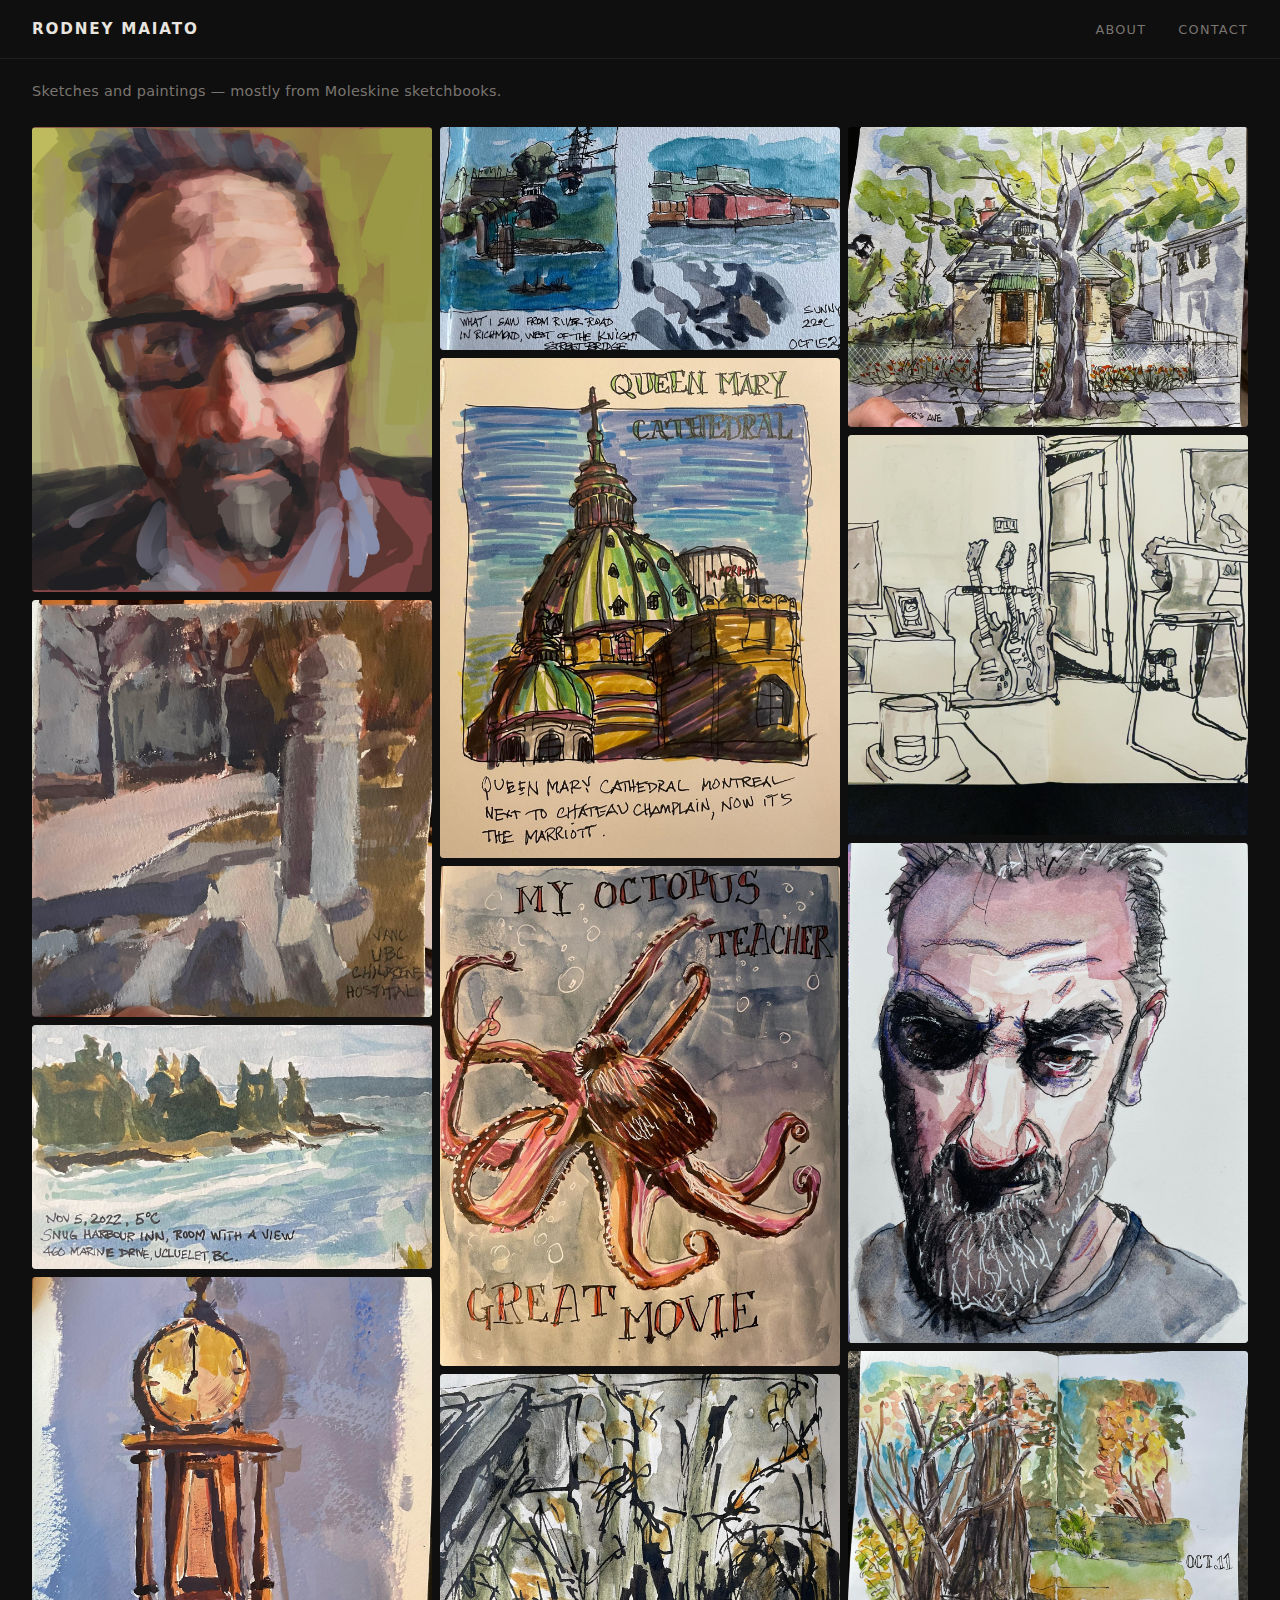
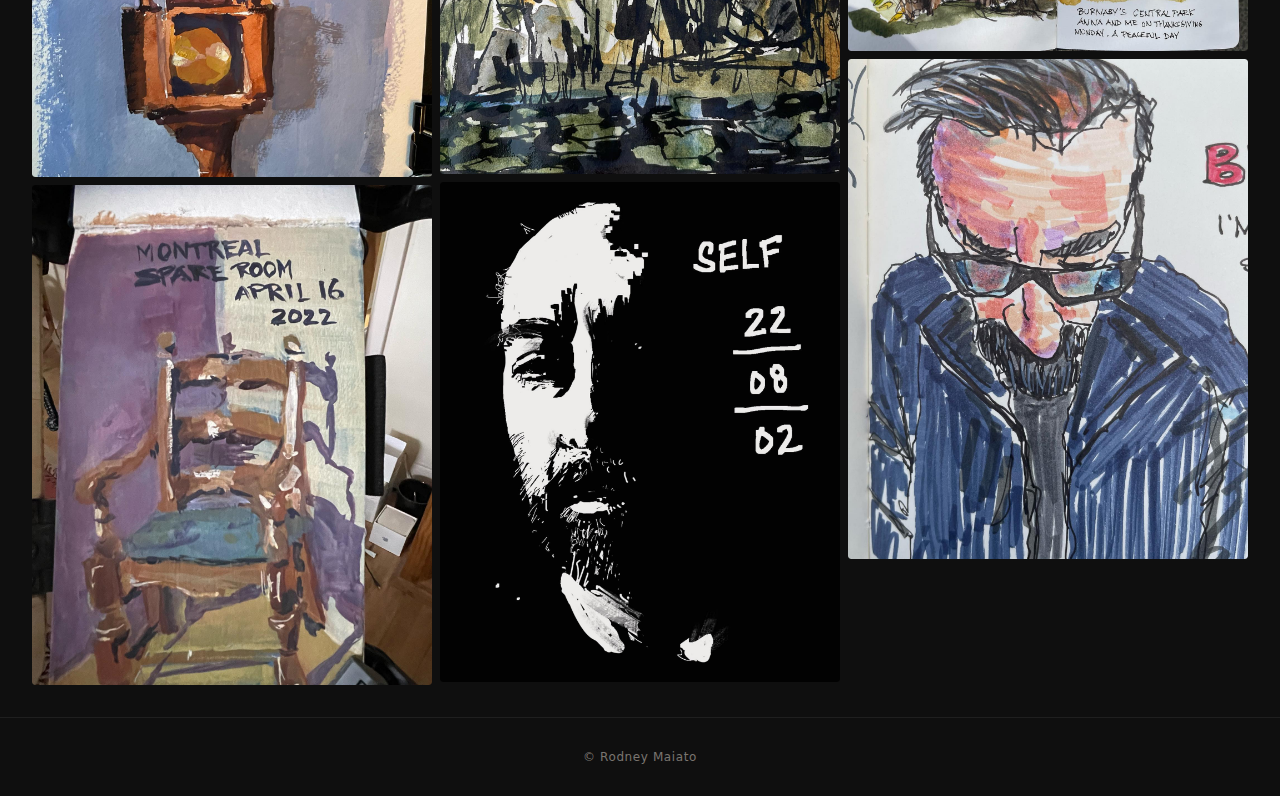
<file: index.html>
<!DOCTYPE html>
<html lang="en">

<head>
  <meta charset="UTF-8">
  <meta name="viewport" content="width=device-width, initial-scale=1.0">
  <meta name="description" content="Rodney Maiato — Sketches and paintings from Moleskine sketchbooks">
  <title>Rodney Maiato</title>
  <link rel="icon" type="image/svg+xml" href="favicon.svg">

  <!-- Open Graph -->
  <meta property="og:title" content="Rodney Maiato">
  <meta property="og:description" content="Sketches and paintings from Moleskine sketchbooks.">
  <meta property="og:image" content="https://rodneymaiato.art/static/img/self-portrait-28032024.JPG">
  <meta property="og:url" content="https://rodneymaiato.art">
  <meta property="og:type" content="website">
  <meta name="twitter:card" content="summary_large_image">

  <link rel="stylesheet" href="style.css">
</head>

<body>

  <header class="site-header">
    <a class="site-name" href="index.html">Rodney Maiato</a>
    <nav class="site-nav">
      <a href="about.html">About</a>
      <a href="contact.html">Contact</a>
    </nav>
  </header>

  <div class="intro">
    <p>Sketches and paintings — mostly from Moleskine sketchbooks.</p>
  </div>

  <main>
    <div class="gallery">

      <button class="gallery-item" onclick="openWork('procreate-portrait')">
        <img src="static/img/self-portrait-28032024.JPG" alt="Self Portrait Practice With Procreate" loading="lazy">
        <div class="item-overlay">
          <span class="item-title">Self Portrait Practice With Procreate</span>
          <span class="item-tags">self-portrait · procreate · digital art</span>
        </div>
      </button>

      <button class="gallery-item" onclick="openWork('lamppost')">
        <img src="static/img/lamp_post.jpeg" alt="Lamppost in Gouache" loading="lazy">
        <div class="item-overlay">
          <span class="item-title">Lamppost in Gouache</span>
          <span class="item-tags">gouache · plein air</span>
        </div>
      </button>

      <button class="gallery-item" onclick="openWork('ucluelet')">
        <img src="static/img/202211_4.jpg" alt="Painting in Ucluelet" loading="lazy">
        <div class="item-overlay">
          <span class="item-title">Painting in Ucluelet</span>
          <span class="item-tags">plein air · watercolour · gouache</span>
        </div>
      </button>

      <button class="gallery-item" onclick="openWork('clock')">
        <img src="static/img/202211_7.jpg" alt="80 Year Old Clock Still Works" loading="lazy">
        <div class="item-overlay">
          <span class="item-title">80 Year Old Clock Still Works</span>
          <span class="item-tags">gouache · moleskine sketchbook</span>
        </div>
      </button>

      <button class="gallery-item" onclick="openWork('chair')">
        <img src="static/img/202204_2.jpg" alt="Gouache Painting of a Chair" loading="lazy">
        <div class="item-overlay">
          <span class="item-title">Gouache Painting of a Chair</span>
          <span class="item-tags">gouache</span>
        </div>
      </button>

      <button class="gallery-item" onclick="openWork('river-road')">
        <img src="static/img/202210_1.jpg" alt="Sketching During River Road Bike Ride" loading="lazy">
        <div class="item-overlay">
          <span class="item-title">Sketching During River Road Bike Ride</span>
          <span class="item-tags">watercolour · pen and ink</span>
        </div>
      </button>

      <button class="gallery-item" onclick="openWork('cathedral')">
        <img src="static/img/202111_2.jpg" alt="The Queen Mary Cathedral in Montreal" loading="lazy">
        <div class="item-overlay">
          <span class="item-title">The Queen Mary Cathedral in Montreal</span>
          <span class="item-tags">ink · markers</span>
        </div>
      </button>

      <button class="gallery-item" onclick="openWork('octopus')">
        <img src="static/img/202111_4.jpg" alt="My Octopus Teacher" loading="lazy">
        <div class="item-overlay">
          <span class="item-title">My Octopus Teacher</span>
          <span class="item-tags">ink and watercolor</span>
        </div>
      </button>

      <button class="gallery-item" onclick="openWork('deer-lake')">
        <img src="static/img/202111_1.jpg" alt="Deer Lake Quiet Stream" loading="lazy">
        <div class="item-overlay">
          <span class="item-title">Deer Lake Quiet Stream</span>
          <span class="item-tags">pen and ink</span>
        </div>
      </button>

      <button class="gallery-item" onclick="openWork('monochrome-portrait')">
        <img src="static/img/202208_1.jpg" alt="Monochrome Self Portrait" loading="lazy">
        <div class="item-overlay">
          <span class="item-title">Monochrome Self Portrait</span>
          <span class="item-tags">digital art · self-portrait · procreate</span>
        </div>
      </button>

      <button class="gallery-item" onclick="openWork('parc-extension')">
        <img src="static/img/202107_5.jpg" alt="Parc Extension Where I Grew Up" loading="lazy">
        <div class="item-overlay">
          <span class="item-title">Parc Extension Where I Grew Up</span>
          <span class="item-tags">ink and watercolor</span>
        </div>
      </button>

      <button class="gallery-item" onclick="openWork('early-morning')">
        <img src="static/img/202106_5.jpg" alt="Early Morning Sketching" loading="lazy">
        <div class="item-overlay">
          <span class="item-title">Early Morning Sketching</span>
          <span class="item-tags">ink and wash</span>
        </div>
      </button>

      <button class="gallery-item" onclick="openWork('dark-portrait')">
        <img src="static/img/202105_26.jpg" alt="Dark Self Portrait" loading="lazy">
        <div class="item-overlay">
          <span class="item-title">Dark Self Portrait</span>
          <span class="item-tags">ink and watercolor · self-portrait</span>
        </div>
      </button>

      <button class="gallery-item" onclick="openWork('central-park')">
        <img src="static/img/202110_6.jpg" alt="Central Park Burnaby Autumn" loading="lazy">
        <div class="item-overlay">
          <span class="item-title">Central Park Burnaby Autumn</span>
          <span class="item-tags">ink and watercolor</span>
        </div>
      </button>

      <button class="gallery-item" onclick="openWork('lessons-portraits')">
        <img src="static/img/202109_14.jpg" alt="Lessons From Self Portraits" loading="lazy">
        <div class="item-overlay">
          <span class="item-title">Lessons From Self Portraits</span>
          <span class="item-tags">self-portrait · ink · markers</span>
        </div>
      </button>

    </div>
  </main>


  <!-- ── Lightbox dialogs ── -->

  <dialog id="procreate-portrait">
    <div class="dialog-header">
      <button class="dialog-close" aria-label="Close">&#x2715;</button>
    </div>
    <div class="dialog-scroll">
      <img src="static/img/self-portrait-28032024.JPG" alt="Self Portrait Practice With Procreate"
        class="dialog-main-img">
      <div class="dialog-meta">
        <h2>Self Portrait Practice With Procreate</h2>
        <p class="dialog-tags">self-portrait · procreate · digital art</p>
        <div class="dialog-text">
          <p>Getting better with every practice session!</p>
          <p>When I kick back on the couch post-work, it's a no-brainer to grab my iPad, fire up Procreate, slap on a
            reference photo, and just roll with it.</p>
          <p>Procreate's got some cool perks, like flipping your work around in a flash and checking it out in grayscale
            real quick.</p>
          <p>I'm all about painting over mistakes instead of hitting that undo button — it's all part of the journey,
            right?</p>
          <p>Here's the same image in grayscale.</p>
        </div>
        <img src="static/img/self-portrait-monochrome.jpg" alt="Self-portrait in grayscale" class="dialog-extra-img">
      </div>
    </div>
  </dialog>

  <dialog id="lamppost">
    <div class="dialog-header">
      <button class="dialog-close" aria-label="Close">&#x2715;</button>
    </div>
    <div class="dialog-scroll">
      <img src="static/img/lamp_post.jpeg" alt="Lamppost in Gouache" class="dialog-main-img">
      <div class="dialog-meta">
        <h2>Lamppost in Gouache</h2>
        <p class="dialog-tags">gouache · plein air</p>
        <div class="dialog-text">
          <p>This sketch in gouache was done on a sunny day but it looks like a night painting. I guess this is what
            happens when you lay off painting for a few months.</p>
          <p>The colors are too dark and too cold.</p>
          <p>I will return to this spot and try again. I'll make sure to take a photo for comparison later on.</p>
        </div>
      </div>
    </div>
  </dialog>

  <dialog id="ucluelet">
    <div class="dialog-header">
      <button class="dialog-close" aria-label="Close">&#x2715;</button>
    </div>
    <div class="dialog-scroll">
      <img src="static/img/202211_4.jpg" alt="Painting in Ucluelet" class="dialog-main-img">
      <div class="dialog-meta">
        <h2>Painting in Ucluelet</h2>
        <p class="dialog-tags">plein air · watercolour · gouache</p>
        <div class="dialog-text">
          <p>Here's what I saw from our room with a view.</p>
          <p>This is the furthest west that I've ever been. By far, one of the most beautiful places that I've ever seen
            in Canada.</p>
          <p>Next time I go back, I'll make sure to paint more.</p>
          <p>Below is the right side of the landscape Moleskine watercolour sketchbook in a 8.25&Prime; &times; 5&Prime;
            size.</p>
        </div>
        <img src="static/img/202211_3.jpg" alt="Ucluelet landscape sketch" class="dialog-extra-img">
        <img src="static/img/202211_1.jpg" alt="Ferry sketch" class="dialog-extra-img">
      </div>
    </div>
  </dialog>

  <dialog id="clock">
    <div class="dialog-header">
      <button class="dialog-close" aria-label="Close">&#x2715;</button>
    </div>
    <div class="dialog-scroll">
      <img src="static/img/202211_7.jpg" alt="80 Year Old Clock Still Works" class="dialog-main-img">
      <div class="dialog-meta">
        <h2>80 Year Old Clock Still Works</h2>
        <p class="dialog-tags">gouache · moleskine sketchbook</p>
        <div class="dialog-text">
          <p>This clock is over 80 years old. My step dad acquired it in the 1980s.</p>
          <p>I doubt an Apple watch could last 80 years.</p>
          <p>Below is the actual clock, and converted to grayscale to better analyze values. It's not too bad, but
            another sketch in gouache is another lesson learned.</p>
        </div>
        <img src="static/img/202211_6.jpg" alt="The actual clock" class="dialog-extra-img">
        <img src="static/img/202211_5.jpg" alt="Clock in grayscale" class="dialog-extra-img">
      </div>
    </div>
  </dialog>

  <dialog id="chair">
    <div class="dialog-header">
      <button class="dialog-close" aria-label="Close">&#x2715;</button>
    </div>
    <div class="dialog-scroll">
      <img src="static/img/202204_2.jpg" alt="Gouache Painting of a Chair" class="dialog-main-img">
      <div class="dialog-meta">
        <h2>Gouache Painting of a Chair</h2>
        <p class="dialog-tags">gouache</p>
        <div class="dialog-text">
          <p>I painted this chair a year ago today.</p>
          <p>I bought this chair for $30 about 30 years ago from the Delta hotel in Montreal when they were liquidating
            old furniture. I reupholstered the seat and it's still a great chair that's made of solid wood.</p>
        </div>
      </div>
    </div>
  </dialog>

  <dialog id="river-road">
    <div class="dialog-header">
      <button class="dialog-close" aria-label="Close">&#x2715;</button>
    </div>
    <div class="dialog-scroll">
      <img src="static/img/202210_1.jpg" alt="Sketching During River Road Bike Ride" class="dialog-main-img">
      <div class="dialog-meta">
        <h2>Sketching During River Road Bike Ride</h2>
        <p class="dialog-tags">watercolour · pen and ink</p>
        <div class="dialog-text">
          <p>I went on a bike ride with my wife on a beautiful sunny Saturday afternoon and I decided to take a
            sketchbook and watercolour palette box.</p>
        </div>
      </div>
    </div>
  </dialog>

  <dialog id="cathedral">
    <div class="dialog-header">
      <button class="dialog-close" aria-label="Close">&#x2715;</button>
    </div>
    <div class="dialog-scroll">
      <img src="static/img/202111_2.jpg" alt="The Queen Mary Cathedral in Montreal" class="dialog-main-img">
      <div class="dialog-meta">
        <h2>The Queen Mary Cathedral in Montreal</h2>
        <p class="dialog-tags">ink · markers</p>
        <div class="dialog-text">
          <p>Done with Faber Castell Pitt Artist Pens and fountain pen in a Rhodia notebook.</p>
        </div>
      </div>
    </div>
  </dialog>

  <dialog id="octopus">
    <div class="dialog-header">
      <button class="dialog-close" aria-label="Close">&#x2715;</button>
    </div>
    <div class="dialog-scroll">
      <img src="static/img/202111_4.jpg" alt="My Octopus Teacher" class="dialog-main-img">
      <div class="dialog-meta">
        <h2>My Octopus Teacher</h2>
        <p class="dialog-tags">ink and watercolor</p>
      </div>
    </div>
  </dialog>

  <dialog id="deer-lake">
    <div class="dialog-header">
      <button class="dialog-close" aria-label="Close">&#x2715;</button>
    </div>
    <div class="dialog-scroll">
      <img src="static/img/202111_1.jpg" alt="Deer Lake Quiet Stream" class="dialog-main-img">
      <div class="dialog-meta">
        <h2>Deer Lake Quiet Stream</h2>
        <p class="dialog-tags">pen and ink</p>
      </div>
    </div>
  </dialog>

  <dialog id="monochrome-portrait">
    <div class="dialog-header">
      <button class="dialog-close" aria-label="Close">&#x2715;</button>
    </div>
    <div class="dialog-scroll">
      <img src="static/img/202208_1.jpg" alt="Monochrome Self Portrait" class="dialog-main-img">
      <div class="dialog-meta">
        <h2>Monochrome Self Portrait</h2>
        <p class="dialog-tags">digital art · self-portrait · procreate</p>
      </div>
    </div>
  </dialog>

  <dialog id="parc-extension">
    <div class="dialog-header">
      <button class="dialog-close" aria-label="Close">&#x2715;</button>
    </div>
    <div class="dialog-scroll">
      <img src="static/img/202107_5.jpg" alt="Parc Extension Where I Grew Up" class="dialog-main-img">
      <div class="dialog-meta">
        <h2>Parc Extension Where I Grew Up</h2>
        <p class="dialog-tags">ink and watercolor</p>
      </div>
    </div>
  </dialog>

  <dialog id="early-morning">
    <div class="dialog-header">
      <button class="dialog-close" aria-label="Close">&#x2715;</button>
    </div>
    <div class="dialog-scroll">
      <img src="static/img/202106_5.jpg" alt="Early Morning Sketching" class="dialog-main-img">
      <div class="dialog-meta">
        <h2>Early Morning Sketching</h2>
        <p class="dialog-tags">ink and wash</p>
        <div class="dialog-text">
          <p>Sometimes I'll sketch the same view repeatedly.</p>
          <p>It helps you see new details with every sketch.</p>
        </div>
      </div>
    </div>
  </dialog>

  <dialog id="dark-portrait">
    <div class="dialog-header">
      <button class="dialog-close" aria-label="Close">&#x2715;</button>
    </div>
    <div class="dialog-scroll">
      <img src="static/img/202105_26.jpg" alt="Dark Self Portrait" class="dialog-main-img">
      <div class="dialog-meta">
        <h2>Dark Self Portrait</h2>
        <p class="dialog-tags">ink and watercolor · self-portrait</p>
        <div class="dialog-text">
          <p>Self portrait created with mixed media.</p>
        </div>
      </div>
    </div>
  </dialog>

  <dialog id="central-park">
    <div class="dialog-header">
      <button class="dialog-close" aria-label="Close">&#x2715;</button>
    </div>
    <div class="dialog-scroll">
      <img src="static/img/202110_6.jpg" alt="Central Park Burnaby Autumn" class="dialog-main-img">
      <div class="dialog-meta">
        <h2>Central Park Burnaby Autumn</h2>
        <p class="dialog-tags">ink and watercolor</p>
      </div>
    </div>
  </dialog>

  <dialog id="lessons-portraits">
    <div class="dialog-header">
      <button class="dialog-close" aria-label="Close">&#x2715;</button>
    </div>
    <div class="dialog-scroll">
      <img src="static/img/202109_14.jpg" alt="Lessons From Self Portraits" class="dialog-main-img">
      <div class="dialog-meta">
        <h2>Lessons From Self Portraits</h2>
        <p class="dialog-tags">self-portrait · ink · markers</p>
      </div>
    </div>
  </dialog>


  <footer>
    <p>&copy; Rodney Maiato</p>
  </footer>

  <script>
    function openWork(id) {
      document.getElementById(id).showModal();
    }

    document.querySelectorAll('dialog').forEach(dialog => {
      // Close when clicking the backdrop (outside the dialog box)
      dialog.addEventListener('click', e => {
        if (e.target === dialog) dialog.close();
      });
      // Close button
      const btn = dialog.querySelector('.dialog-close');
      if (btn) btn.addEventListener('click', () => dialog.close());
    });
  </script>

</body>

</html>
</file>
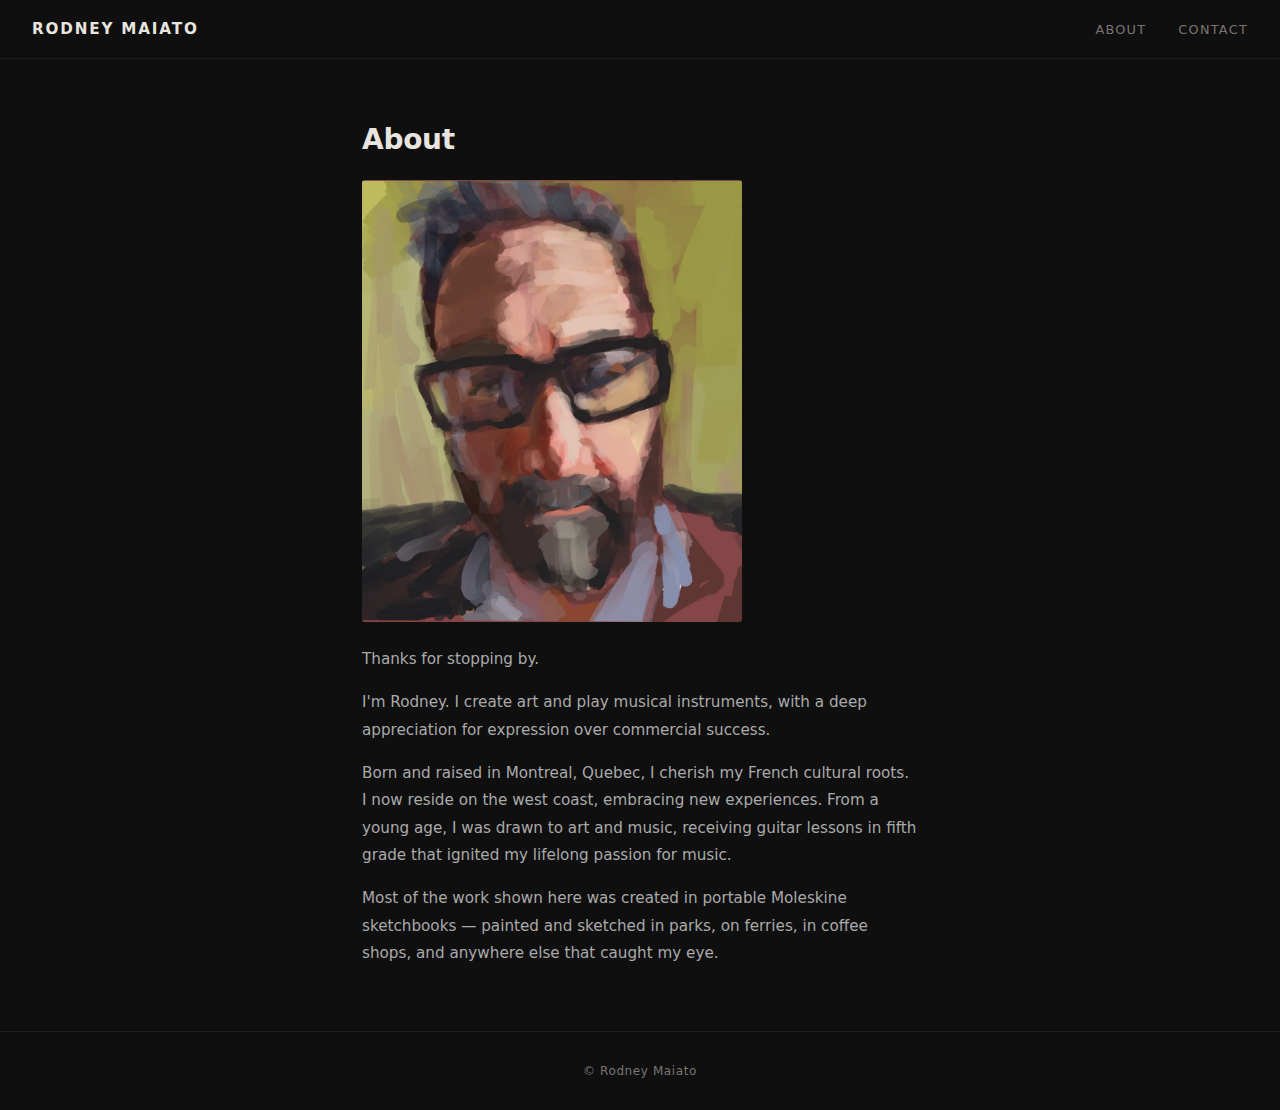
<file: about.html>
<!DOCTYPE html>
<html lang="en">
<head>
  <meta charset="UTF-8">
  <meta name="viewport" content="width=device-width, initial-scale=1.0">
  <meta name="description" content="About Rodney Maiato — artist and musician based on the west coast of Canada">
  <title>About — Rodney Maiato</title>
  <link rel="icon" type="image/svg+xml" href="favicon.svg">

  <!-- Open Graph -->
  <meta property="og:title" content="About — Rodney Maiato">
  <meta property="og:description" content="Artist and musician based on the west coast of Canada.">
  <meta property="og:image" content="https://rodneymaiato.art/static/img/self-portrait-28032024.JPG">
  <meta property="og:url" content="https://rodneymaiato.art/about.html">
  <meta property="og:type" content="website">
  <meta name="twitter:card" content="summary_large_image">

  <link rel="stylesheet" href="style.css">
</head>
<body>

<header class="site-header">
  <a class="site-name" href="index.html">Rodney Maiato</a>
  <nav class="site-nav">
    <a href="about.html">About</a>
    <a href="contact.html">Contact</a>
  </nav>
</header>

<main>
  <div class="about-wrap">
    <h1>About</h1>

    <img src="static/img/webp/self-portrait-28032024.webp" alt="Rodney Maiato — self-portrait" class="about-portrait" width="602" height="700">

    <p>Thanks for stopping by.</p>

    <p>I'm Rodney. I create art and play musical instruments, with a deep appreciation for expression over commercial success.</p>

    <p>Born and raised in Montreal, Quebec, I cherish my French cultural roots. I now reside on the west coast, embracing new experiences. From a young age, I was drawn to art and music, receiving guitar lessons in fifth grade that ignited my lifelong passion for music.</p>

    <p>Most of the work shown here was created in portable Moleskine sketchbooks — painted and sketched in parks, on ferries, in coffee shops, and anywhere else that caught my eye.</p>
  </div>
</main>

<footer>
  <p>&copy; Rodney Maiato</p>
</footer>

</body>
</html>
</file>
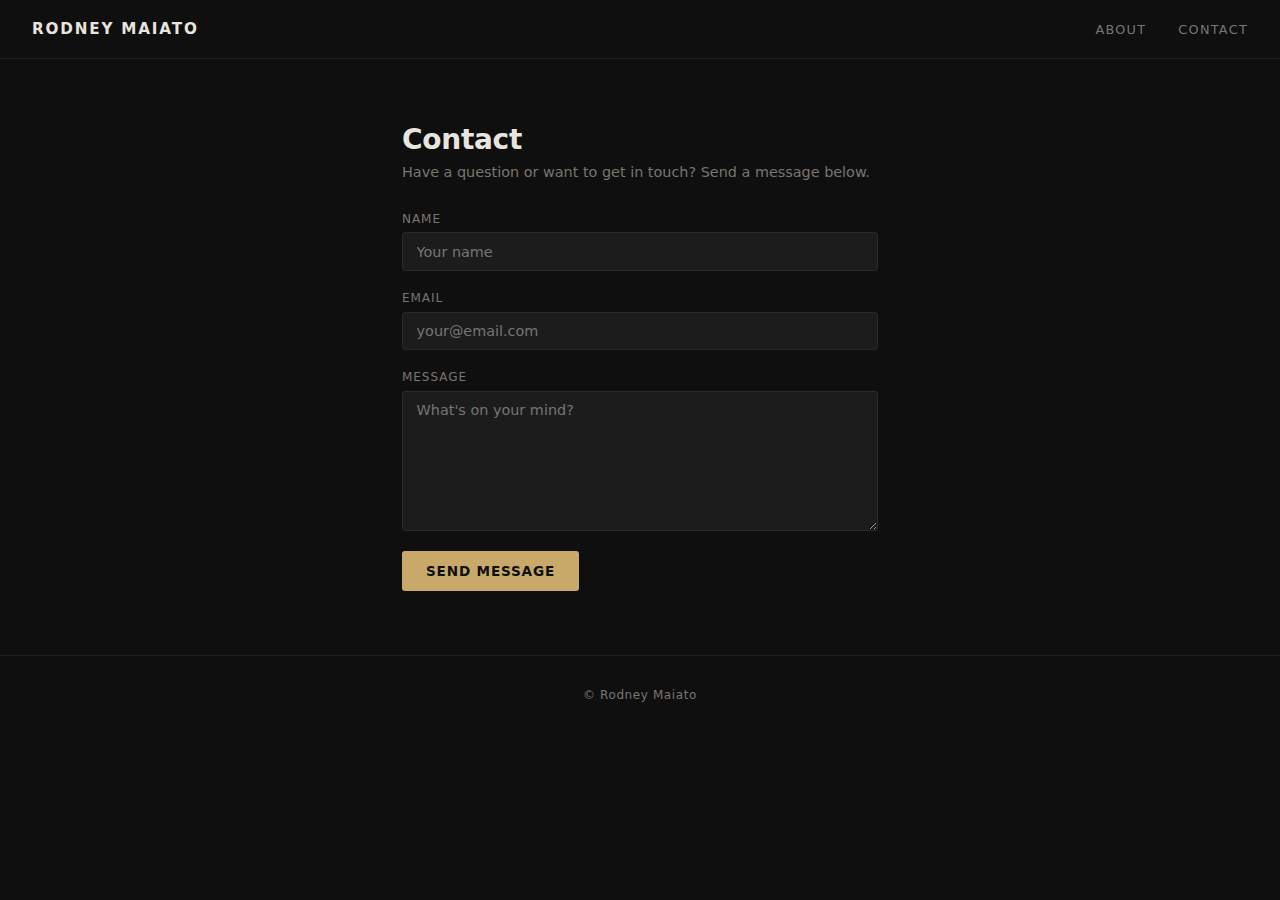
<file: contact.html>
<!DOCTYPE html>
<html lang="en">
<head>
  <meta charset="UTF-8">
  <meta name="viewport" content="width=device-width, initial-scale=1.0">
  <meta name="description" content="Get in touch with Rodney Maiato">
  <title>Contact — Rodney Maiato</title>
  <link rel="icon" type="image/svg+xml" href="favicon.svg">

  <!-- Open Graph -->
  <meta property="og:title" content="Contact — Rodney Maiato">
  <meta property="og:description" content="Get in touch with Rodney Maiato.">
  <meta property="og:url" content="https://rodneymaiato.art/contact.html">
  <meta property="og:type" content="website">
  <meta name="twitter:card" content="summary">

  <link rel="stylesheet" href="style.css">
  <style>
    .contact-wrap {
      max-width: 540px;
      margin: 4rem auto;
      padding: 0 2rem;
    }

    .contact-wrap h1 {
      font-size: 1.75rem;
      font-weight: 600;
      margin-bottom: 0.5rem;
      letter-spacing: -0.01em;
    }

    .contact-wrap .contact-intro {
      font-size: 0.9rem;
      color: var(--text-muted);
      margin-bottom: 2rem;
    }

    .contact-form {
      display: flex;
      flex-direction: column;
      gap: 1.25rem;
    }

    .form-group {
      display: flex;
      flex-direction: column;
      gap: 0.4rem;
    }

    .form-group label {
      font-size: 0.75rem;
      text-transform: uppercase;
      letter-spacing: 0.08em;
      color: var(--text-muted);
    }

    .form-group input,
    .form-group textarea {
      background: var(--surface);
      border: 1px solid #2a2a2a;
      border-radius: var(--radius);
      color: var(--text);
      font-family: var(--font);
      font-size: 0.9rem;
      padding: 0.65rem 0.85rem;
      width: 100%;
      transition: border-color 0.2s;
      outline: none;
    }

    .form-group input:focus,
    .form-group textarea:focus {
      border-color: var(--accent);
    }

    .form-group textarea {
      resize: vertical;
      min-height: 140px;
    }

    .form-submit {
      background: var(--accent);
      border: none;
      border-radius: var(--radius);
      color: #0f0f0f;
      cursor: pointer;
      font-family: var(--font);
      font-size: 0.85rem;
      font-weight: 600;
      letter-spacing: 0.06em;
      padding: 0.75rem 1.5rem;
      text-transform: uppercase;
      transition: opacity 0.2s;
      align-self: flex-start;
    }

    .form-submit:hover { opacity: 0.85; }

    @media (max-width: 640px) {
      .contact-wrap { margin: 2rem auto; }
    }
  </style>
</head>
<body>

<header class="site-header">
  <a class="site-name" href="index.html">Rodney Maiato</a>
  <nav class="site-nav">
    <a href="about.html">About</a>
    <a href="contact.html">Contact</a>
  </nav>
</header>

<main>
  <div class="contact-wrap">
    <h1>Contact</h1>
    <p class="contact-intro">Have a question or want to get in touch? Send a message below.</p>

    <form class="contact-form" name="contact" method="POST" data-netlify="true">
      <input type="hidden" name="form-name" value="contact">
      <div class="form-group">
        <label for="name">Name</label>
        <input type="text" id="name" name="name" placeholder="Your name" required>
      </div>
      <div class="form-group">
        <label for="email">Email</label>
        <input type="email" id="email" name="email" placeholder="your@email.com" required>
      </div>
      <div class="form-group">
        <label for="message">Message</label>
        <textarea id="message" name="message" placeholder="What's on your mind?" required></textarea>
      </div>
      <button type="submit" class="form-submit">Send Message</button>
    </form>
  </div>
</main>

<footer>
  <p>&copy; Rodney Maiato</p>
</footer>

</body>
</html>
</file>
<file: style.css>
*, *::before, *::after {
  box-sizing: border-box;
  margin: 0;
  padding: 0;
}

:root {
  --bg: #0f0f0f;
  --surface: #1c1c1c;
  --text: #e8e4df;
  --text-muted: #7a7570;
  --accent: #c8a96a;
  --gap: 8px;
  --radius: 3px;
  --font: -apple-system, BlinkMacSystemFont, 'Segoe UI', system-ui, sans-serif;
}

html { scroll-behavior: smooth; }

body {
  background: var(--bg);
  color: var(--text);
  font-family: var(--font);
  min-height: 100vh;
  -webkit-font-smoothing: antialiased;
}

a { color: inherit; text-decoration: none; }

/* ── Header ── */
.site-header {
  display: flex;
  align-items: center;
  justify-content: space-between;
  padding: 1.25rem 2rem;
  border-bottom: 1px solid #1f1f1f;
}

.site-name {
  font-size: 0.95rem;
  font-weight: 600;
  letter-spacing: 0.12em;
  text-transform: uppercase;
  color: var(--text);
}

.site-nav {
  display: flex;
  gap: 2rem;
}

.site-nav a {
  font-size: 0.8rem;
  letter-spacing: 0.1em;
  text-transform: uppercase;
  color: var(--text-muted);
  transition: color 0.2s;
}

.site-nav a:hover { color: var(--text); }

/* ── Intro ── */
.intro {
  padding: 1.5rem 2rem 0.5rem;
}

.intro p {
  font-size: 0.9rem;
  color: var(--text-muted);
  letter-spacing: 0.02em;
}

/* ── Gallery ── */
.gallery {
  columns: 3 240px;
  column-gap: var(--gap);
  padding: 1.25rem 2rem 2rem;
}

.gallery-item {
  break-inside: avoid;
  display: block;
  width: 100%;
  margin-bottom: var(--gap);
  position: relative;
  cursor: pointer;
  border: none;
  background: none;
  padding: 0;
  border-radius: var(--radius);
  overflow: hidden;
}

.gallery-item img {
  display: block;
  width: 100%;
  height: auto;
  border-radius: var(--radius);
  transition: transform 0.5s cubic-bezier(0.25, 0.46, 0.45, 0.94);
}

.item-overlay {
  position: absolute;
  inset: 0;
  background: linear-gradient(to top, rgba(0,0,0,0.85) 0%, rgba(0,0,0,0.25) 50%, transparent 100%);
  display: flex;
  flex-direction: column;
  justify-content: flex-end;
  padding: 1.25rem 1rem;
  opacity: 0;
  transition: opacity 0.3s ease;
  border-radius: var(--radius);
}

.gallery-item:hover .item-overlay { opacity: 1; }
.gallery-item:hover img { transform: scale(1.03); }

.item-title {
  display: block;
  font-size: 0.9rem;
  font-weight: 600;
  color: #fff;
  line-height: 1.3;
  text-align: left;
}

.item-tags {
  display: block;
  font-size: 0.72rem;
  color: var(--accent);
  margin-top: 0.3rem;
  letter-spacing: 0.04em;
  text-align: left;
}

/* ── Dialog / Lightbox ── */
dialog {
  background: var(--surface);
  color: var(--text);
  border: none;
  border-radius: 8px;
  padding: 0;
  max-width: min(740px, 95vw);
  width: 100%;
  max-height: 92vh;
  overflow: hidden;
}

dialog[open] {
  display: flex;
  flex-direction: column;
}

dialog::backdrop {
  background: rgba(0, 0, 0, 0.9);
  backdrop-filter: blur(6px);
  -webkit-backdrop-filter: blur(6px);
}

.dialog-header {
  display: flex;
  justify-content: flex-end;
  padding: 0.75rem 0.75rem 0;
  flex-shrink: 0;
}

.dialog-close {
  width: 2rem;
  height: 2rem;
  display: flex;
  align-items: center;
  justify-content: center;
  background: rgba(255,255,255,0.08);
  border: none;
  color: var(--text-muted);
  font-size: 1rem;
  cursor: pointer;
  border-radius: 50%;
  transition: background 0.2s, color 0.2s;
  line-height: 1;
}

.dialog-close:hover {
  background: rgba(255,255,255,0.15);
  color: var(--text);
}

.dialog-scroll {
  overflow-y: auto;
  padding: 0.5rem 1.5rem 1.75rem;
}

.dialog-main-img {
  width: 100%;
  height: auto;
  display: block;
  border-radius: var(--radius);
  margin-bottom: 1.25rem;
}

.dialog-meta h2 {
  font-size: 1.25rem;
  font-weight: 600;
  line-height: 1.3;
  margin-bottom: 0.4rem;
}

.dialog-tags {
  font-size: 0.75rem;
  color: var(--accent);
  letter-spacing: 0.06em;
  margin-bottom: 1rem;
}

.dialog-text p {
  font-size: 0.9rem;
  line-height: 1.75;
  color: #aaa;
  margin-bottom: 0.75rem;
}

.dialog-extra-img {
  width: 100%;
  height: auto;
  display: block;
  border-radius: var(--radius);
  margin-top: 1rem;
}

/* ── Footer ── */
footer {
  text-align: center;
  padding: 2rem;
  color: var(--text-muted);
  font-size: 0.75rem;
  letter-spacing: 0.05em;
  border-top: 1px solid #1f1f1f;
}

/* ── About page ── */
.about-wrap {
  max-width: 620px;
  margin: 4rem auto;
  padding: 0 2rem;
}

.about-wrap h1 {
  font-size: 1.75rem;
  font-weight: 600;
  margin-bottom: 1.5rem;
  letter-spacing: -0.01em;
}

.about-portrait {
  width: 100%;
  max-width: 380px;
  height: auto;
  display: block;
  border-radius: var(--radius);
  margin: 1.5rem 0;
}

.about-wrap p {
  font-size: 0.95rem;
  line-height: 1.8;
  color: #aaa;
  margin-bottom: 1rem;
}

/* ── Responsive ── */
@media (max-width: 640px) {
  .site-header { padding: 1rem 1.25rem; }
  .gallery { columns: 2; padding: 1rem 1rem 2rem; }
  .intro { padding: 1rem 1.25rem 0.25rem; }
  .about-wrap { margin: 2rem auto; }
  dialog { max-height: 95vh; border-radius: 6px; }
}

@media (max-width: 400px) {
  .gallery { columns: 1; }
}
</file>
